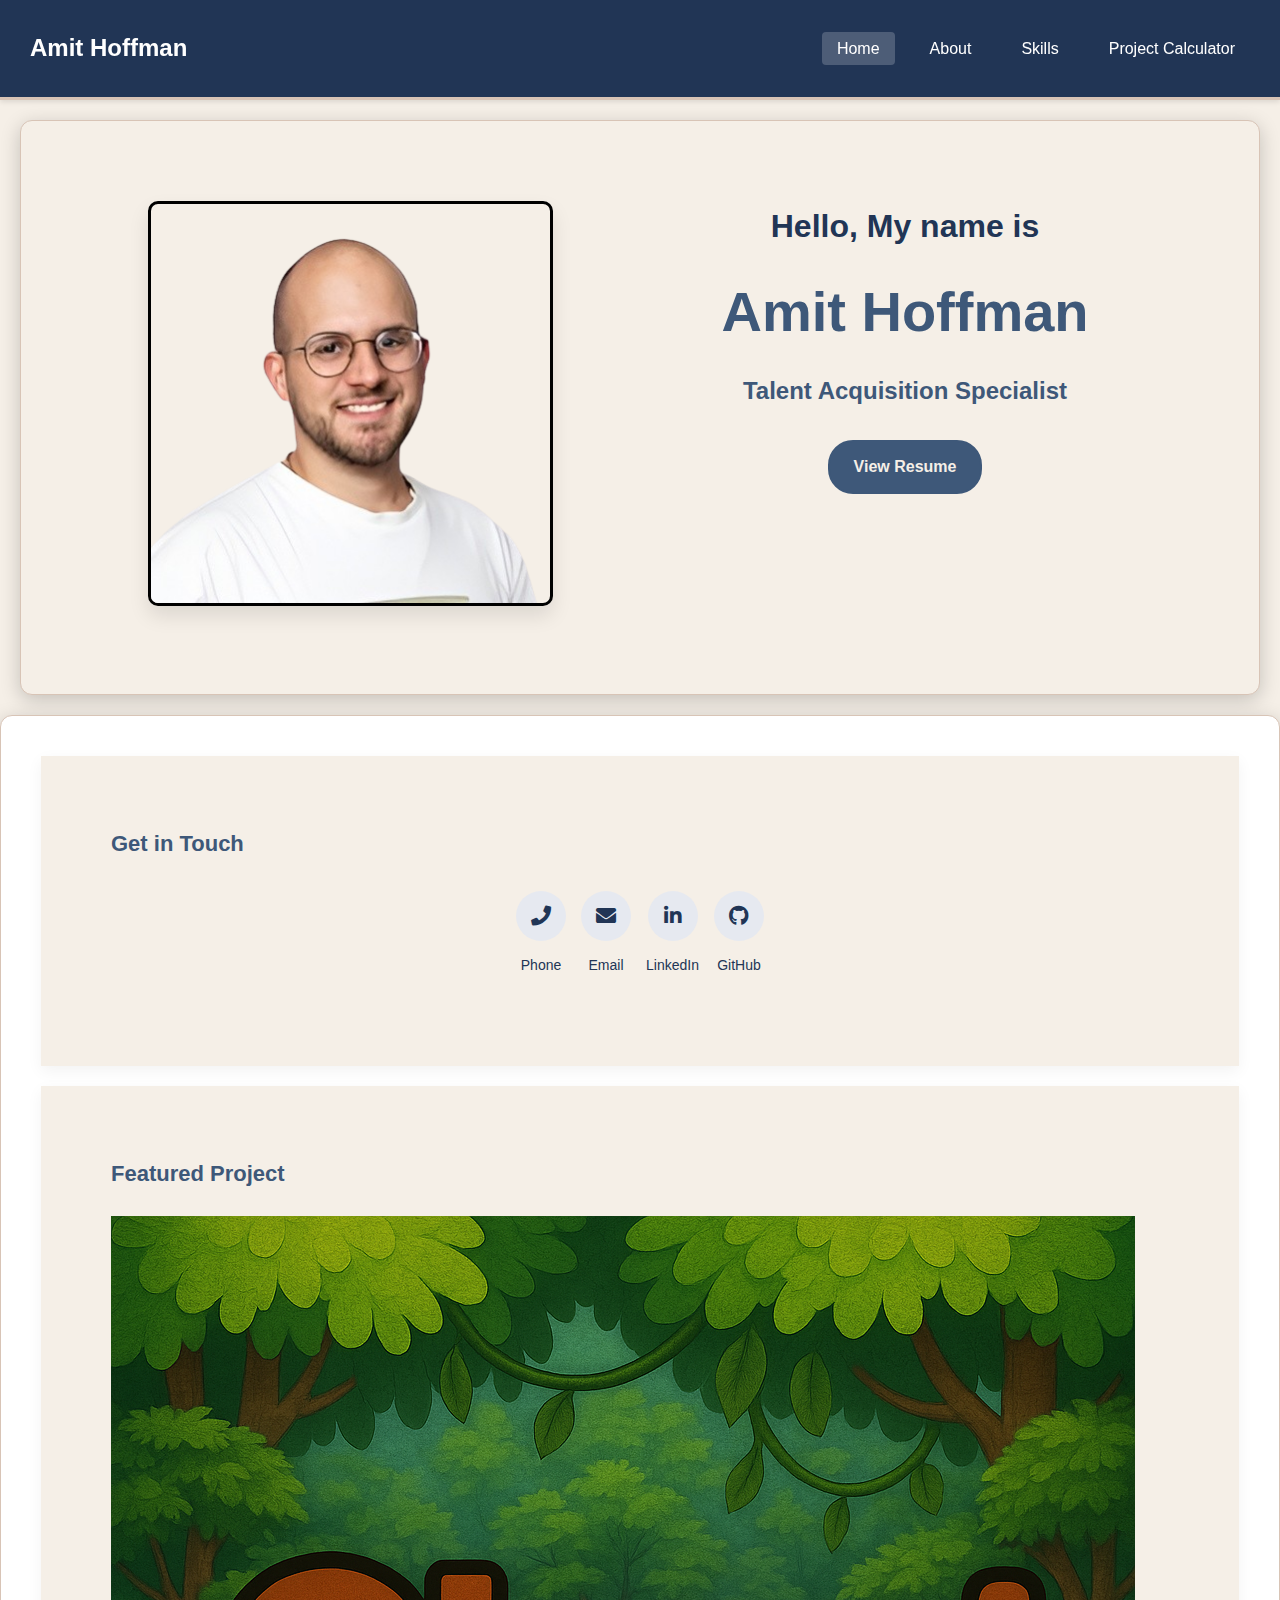
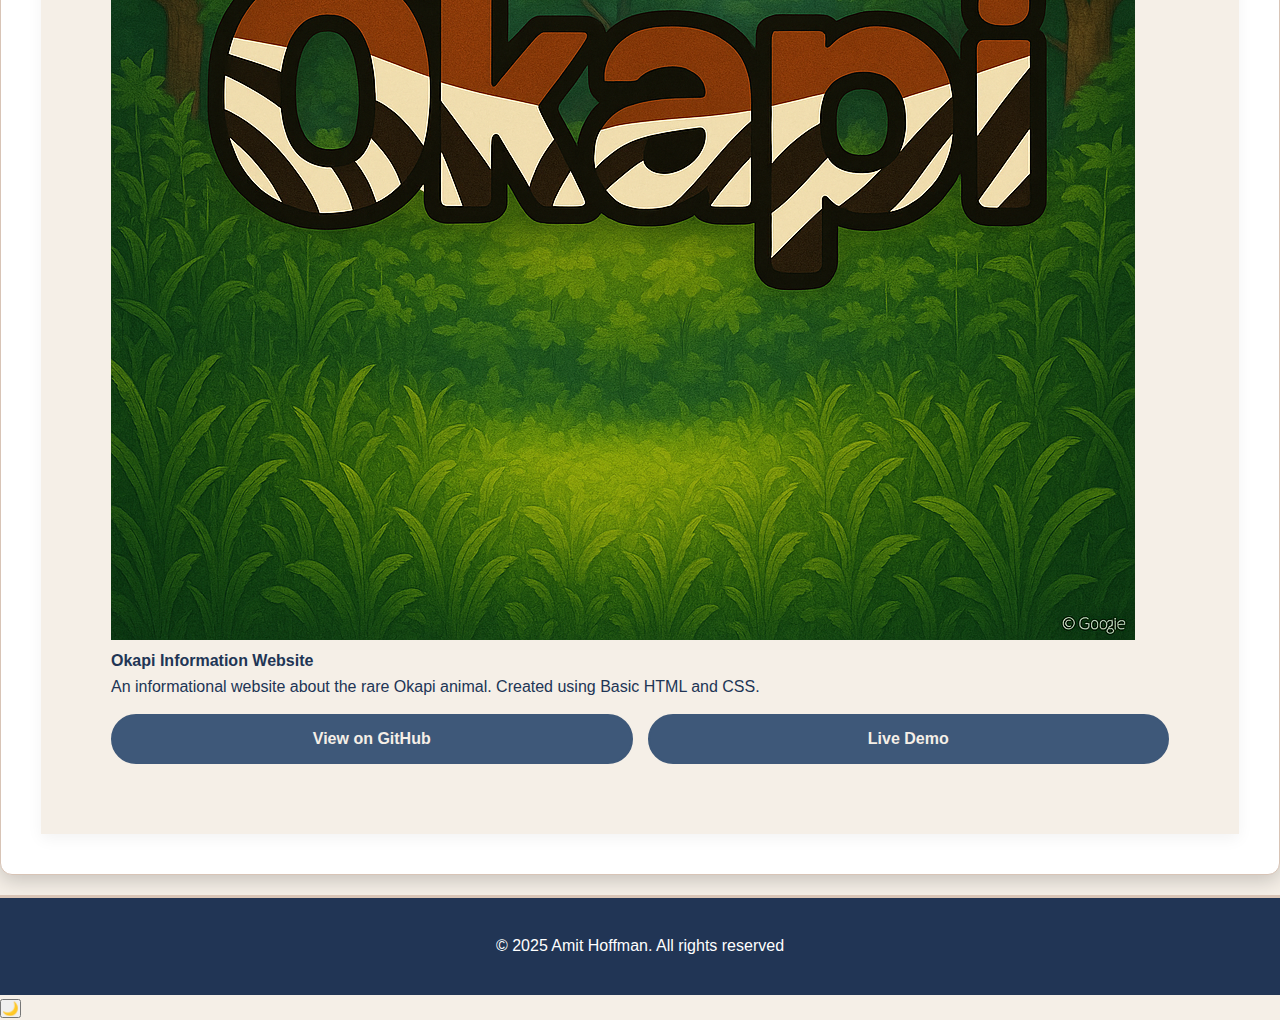
<file: index.html>
<!DOCTYPE html>
<html lang="en">
<head>
  <meta charset="UTF-8" />
  <meta name="viewport" content="width=device-width, initial-scale=1.0" />
  <title>Amit Hoffman - Portfolio</title>
  <link rel="stylesheet" href="assets/style/global.css">
  <link rel="stylesheet" href="assets/style/home.css">
  <link rel="stylesheet" href="https://cdnjs.cloudflare.com/ajax/libs/font-awesome/5.15.4/css/all.min.css">
</head>
<body class="home">
  <header>
    <nav id="navbar">
      <div class="logo">Amit Hoffman</div>
      <div class="hamburger-menu" id="hamburger-menu">
        <i class="fas fa-bars" data-visible="true" id="hamburger-icon"></i>
        <i class="fas fa-times" data-visible="false" id="close-icon"></i>
    </div>
      <ul class="nav-links" data-visible="false">
          <li><a href="index.html" class="active">Home</a></li>
          <li><a href="about.html">About</a></li>
          <li><a href="skills.html">Skills</a></li>
          <li><a href="project-calculator.html">Project Calculator</a></li>
      </ul>
  </nav>
</div>
</header>
  <main>
    <section class="hero">
      <div class="hero-content container">
          <div class="content">
              <div class="info">
                  <h1>Hello, My name is</h1>
                  <h2>Amit Hoffman</h2>
                  <h6>Talent Acquisition Specialist</h6>
                  <a href="assets/Resume - Amit Hoffman Talent Acquisition.pdf" target="_blank" class="btn">View Resume</a>
              </div>
          </div>
          
          <div class="person-img">
              <img src="assets/imgs/Me.png" alt="Profile picture">
          </div>
      </div>
  </section>

  <section class="call-to-action container">
    <div class="contact-info">
        <h3>Get in Touch</h3>
        <div class="contact-icons">
            <div class="contact-icon">
                <a href="tel:+972503000184">
                    <i class="fas fa-phone"></i>
                    <span>Phone</span>
                </a>
            </div>
            <div class="contact-icon">
                <a href="mailto:Amithoffman56@gmail.com">
                    <i class="fas fa-envelope"></i>
                    <span>Email</span>
                </a>
            </div>
            <div class="contact-icon">
                <a href="https://www.linkedin.com/in/amit-hoffman" target="_blank">
                    <i class="fab fa-linkedin-in"></i>
                    <span>LinkedIn</span>
                </a>
            </div>
            <div class="contact-icon">
                <a href="https://github.com/TrollingHoffman" target="_blank">
                    <i class="fab fa-github"></i>
                    <span>GitHub</span>
                </a>
            </div>
        </div>
    </div>
    
    <div class="featured-project">
      <h3>Featured Project</h3>
      <img src="assets/imgs/Okapi.png" alt="Screenshot of Okapi Information Website">
      <h4>Okapi Information Website</h4>
      <p>An informational website about the rare Okapi animal. Created using Basic HTML and CSS.</p>
      <div class="project-buttons">
          <a href="https://github.com/TrollingHoffman/OkapiProject" target="_blank" class="btn">View on GitHub</a>
          <a href="https://trollinghoffman.github.io/OkapiProject/" target="_blank" class="btn">Live Demo</a>
      </div>
  </div>
</section>

  </main>
  <footer>
    <p>© 2025 Amit Hoffman. All rights reserved</p>
  </footer>
  
  <script src="services/global.js"></script>
</body>
</html>
</file>
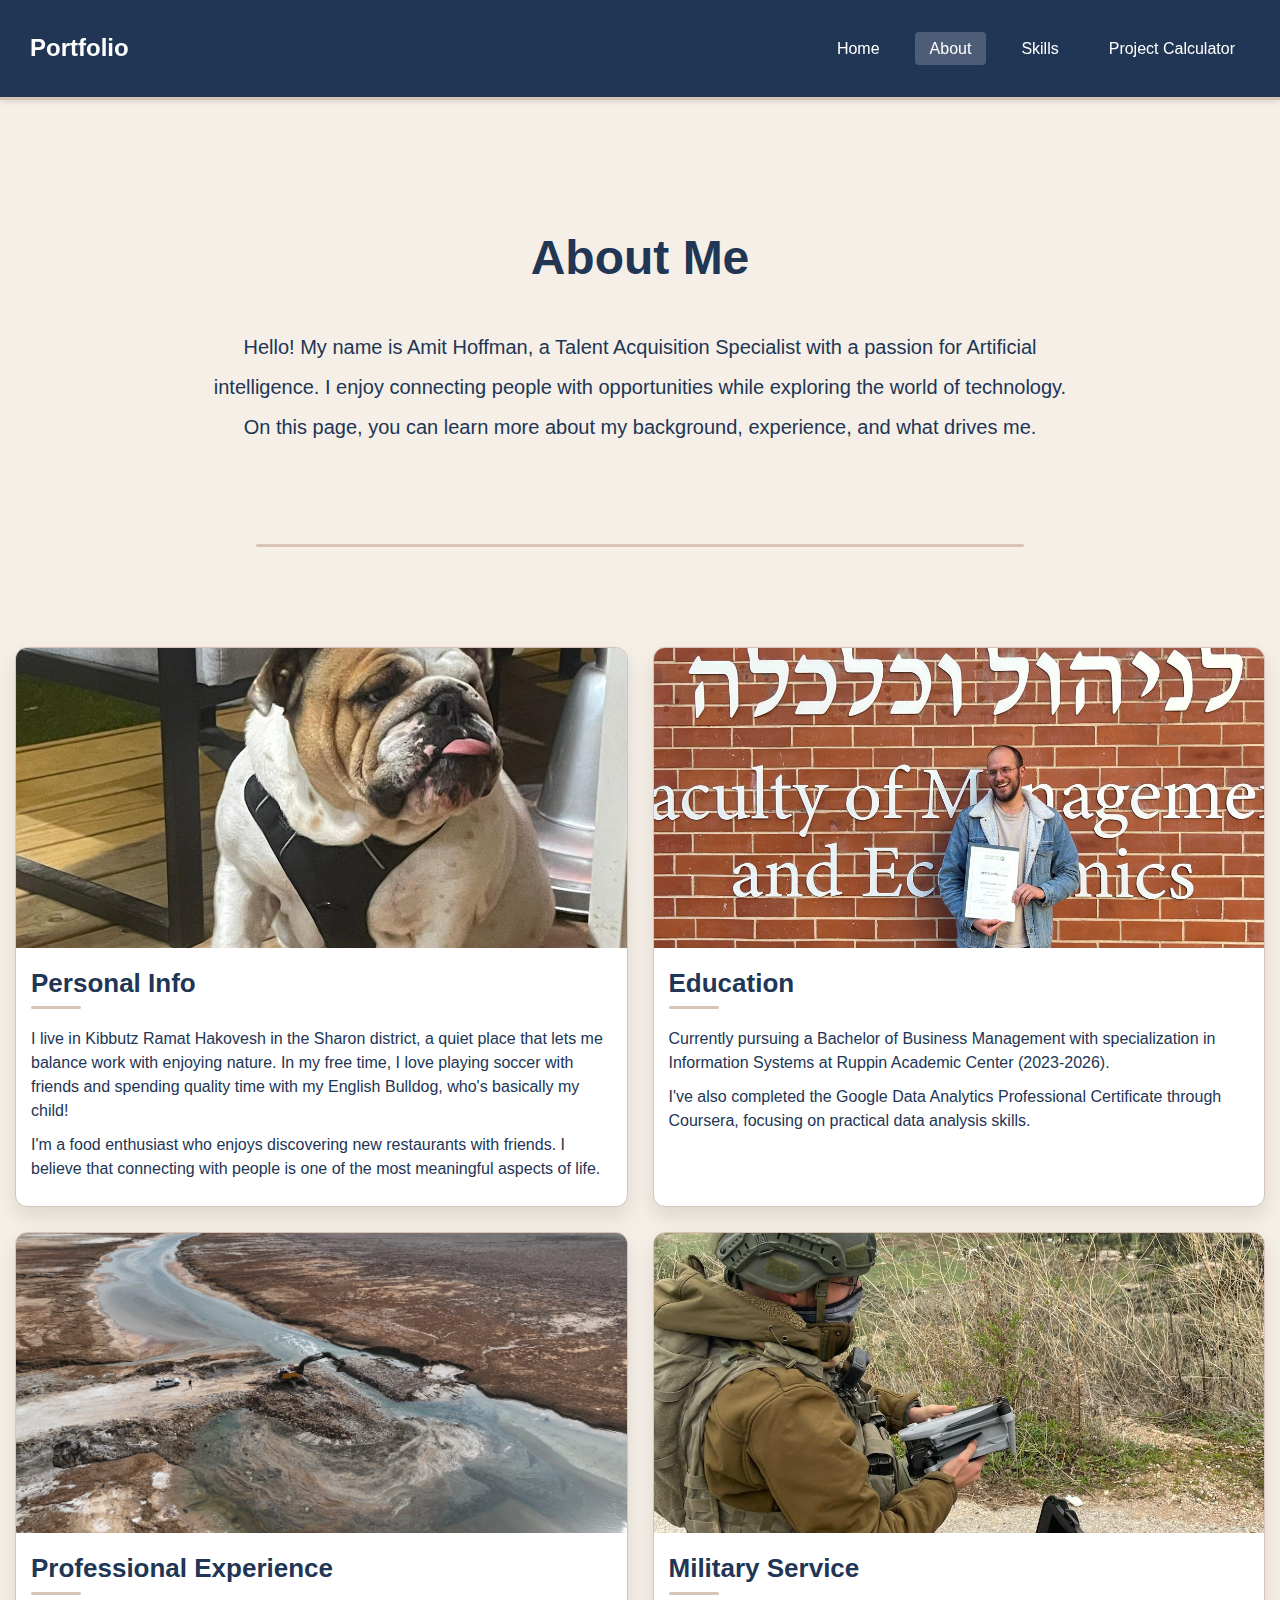
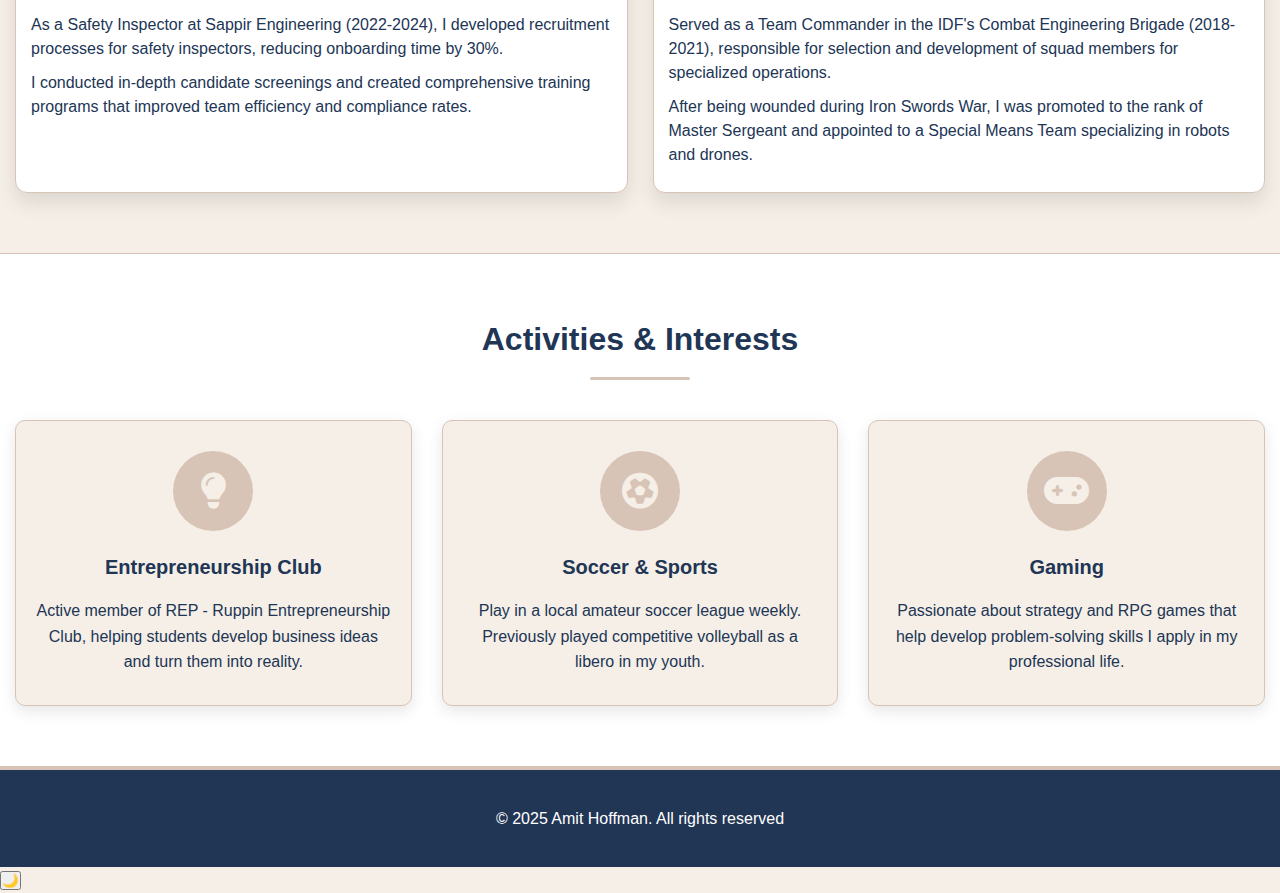
<file: about.html>
<!DOCTYPE html>
<html lang="en">
<head>
  <meta charset="UTF-8">
  <meta name="viewport" content="width=device-width, initial-scale=1.0">
  <title>About Me | Amit Hoffman</title>
  <link rel="stylesheet" href="assets/style/global.css">
  <link rel="stylesheet" href="assets/style/about.css">
  <link rel="stylesheet" href="https://cdnjs.cloudflare.com/ajax/libs/font-awesome/6.6.0/css/all.min.css">
</head>
<body class="about">
  <header>
    <nav id="navbar">
      <div class="logo">Portfolio</div>
      <div class="hamburger-menu" id="hamburger-menu">
        <i class="fas fa-bars" data-visible="true" id="hamburger-icon"></i>
        <i class="fas fa-times" data-visible="false" id="close-icon"></i>
    </div>
      <ul class="nav-links" id="nav-links" data-visible="false">
        <li><a href="index.html">Home</a></li>
        <li><a href="about.html" class="active">About</a></li>
        <li><a href="skills.html">Skills</a></li>
        <li><a href="project-calculator.html">Project Calculator</a></li>
      </ul>
    </nav>
  </header>


    <main>
      <section class="about-hero">
        <div class="section-container">
          <h1 class="page-title">About Me</h1>
          <p class="intro-text">
            Hello! My name is Amit Hoffman, a Talent Acquisition Specialist with a passion for Artificial intelligence. I enjoy connecting people with opportunities while exploring the world of technology. On this page, you can learn more about my background, experience, and what drives me.
          </p>
        </div>
      </section>
  
      <section class="about-cards-section">
        <div class="section-container">
          <div class="about-grid">
            <div class="about-card">
              <div class="card-image">
                <img src="assets/imgs/Kelly.jpg" alt="Amit with his English bulldog">
              </div>
              <div class="card-content">
                <h2>Personal Info</h2>
                <p>
                  I live in Kibbutz Ramat Hakovesh in the Sharon district, a quiet place that lets me balance work with enjoying nature. In my free time, I love playing soccer with friends and spending quality time with my English Bulldog, who's basically my child!
                </p>
                <p>
                  I'm a food enthusiast who enjoys discovering new restaurants with friends. I believe that connecting with people is one of the most meaningful aspects of life.
                </p>
              </div>
            </div>
  
            
            <div class="about-card">
              <div class="card-image">
                <img src="assets/imgs/Eduction.jpg" alt="Education and learning">
              </div>
              <div class="card-content">
                <h2>Education</h2>
                <p>
                  Currently pursuing a Bachelor of Business Management with specialization in Information Systems at Ruppin Academic Center (2023-2026).
                </p>
                <p>
                  I've also completed the Google Data Analytics Professional Certificate through Coursera, focusing on practical data analysis skills.
                </p>
              </div>
            </div>
  
          
            <div class="about-card">
              <div class="card-image">
                <img src="assets/imgs/professional.jpg" alt="Professional experience">
              </div>
              <div class="card-content">
                <h2>Professional Experience</h2>
                <p>
                  As a Safety Inspector at Sappir Engineering (2022-2024), I developed recruitment processes for safety inspectors, reducing onboarding time by 30%.
                </p>
                <p>
                  I conducted in-depth candidate screenings and created comprehensive training programs that improved team efficiency and compliance rates.
                </p>
              </div>
            </div>
  
            <!-- Military Service Card -->
            <div class="about-card">
              <div class="card-image">
                <img src="assets/imgs/military.jpg" alt="Military service">
              </div>
              <div class="card-content">
                <h2>Military Service</h2>
                <p>
                  Served as a Team Commander in the IDF's Combat Engineering Brigade (2018-2021), responsible for selection and development of squad members for specialized operations.
                </p>
                <p>
                  After being wounded during Iron Swords War, I was promoted to the rank of Master Sergeant and appointed to a Special Means Team specializing in robots and drones.
                </p>
              </div>
            </div>
          </div>
        </div>
      </section>
  
      <section class="activities-section alt-bg">
        <div class="section-container">
          <h2 class="section-title">Activities & Interests</h2>
          <div class="activities-grid">
            <div class="activity-card">
              <div class="activity-icon">
                <i class="fas fa-lightbulb"></i>
              </div>
              <h3>Entrepreneurship Club</h3>
              <p>Active member of REP - Ruppin Entrepreneurship Club, helping students develop business ideas and turn them into reality.</p>
            </div>
            <div class="activity-card">
              <div class="activity-icon">
                <i class="fas fa-futbol"></i>
              </div>
              <h3>Soccer & Sports</h3>
              <p>Play in a local amateur soccer league weekly. Previously played competitive volleyball as a libero in my youth.</p>
            </div>
            <div class="activity-card">
              <div class="activity-icon">
                <i class="fas fa-gamepad"></i>
              </div>
              <h3>Gaming</h3>
              <p>Passionate about strategy and RPG games that help develop problem-solving skills I apply in my professional life.</p>
            </div>
          </div>
        </div>
      </section>
    </main>
  
    <footer>
      <p>© 2025 Amit Hoffman. All rights reserved</p>
    </footer>

  <script src="services/global.js"></script>
</body>
</html>
</file>
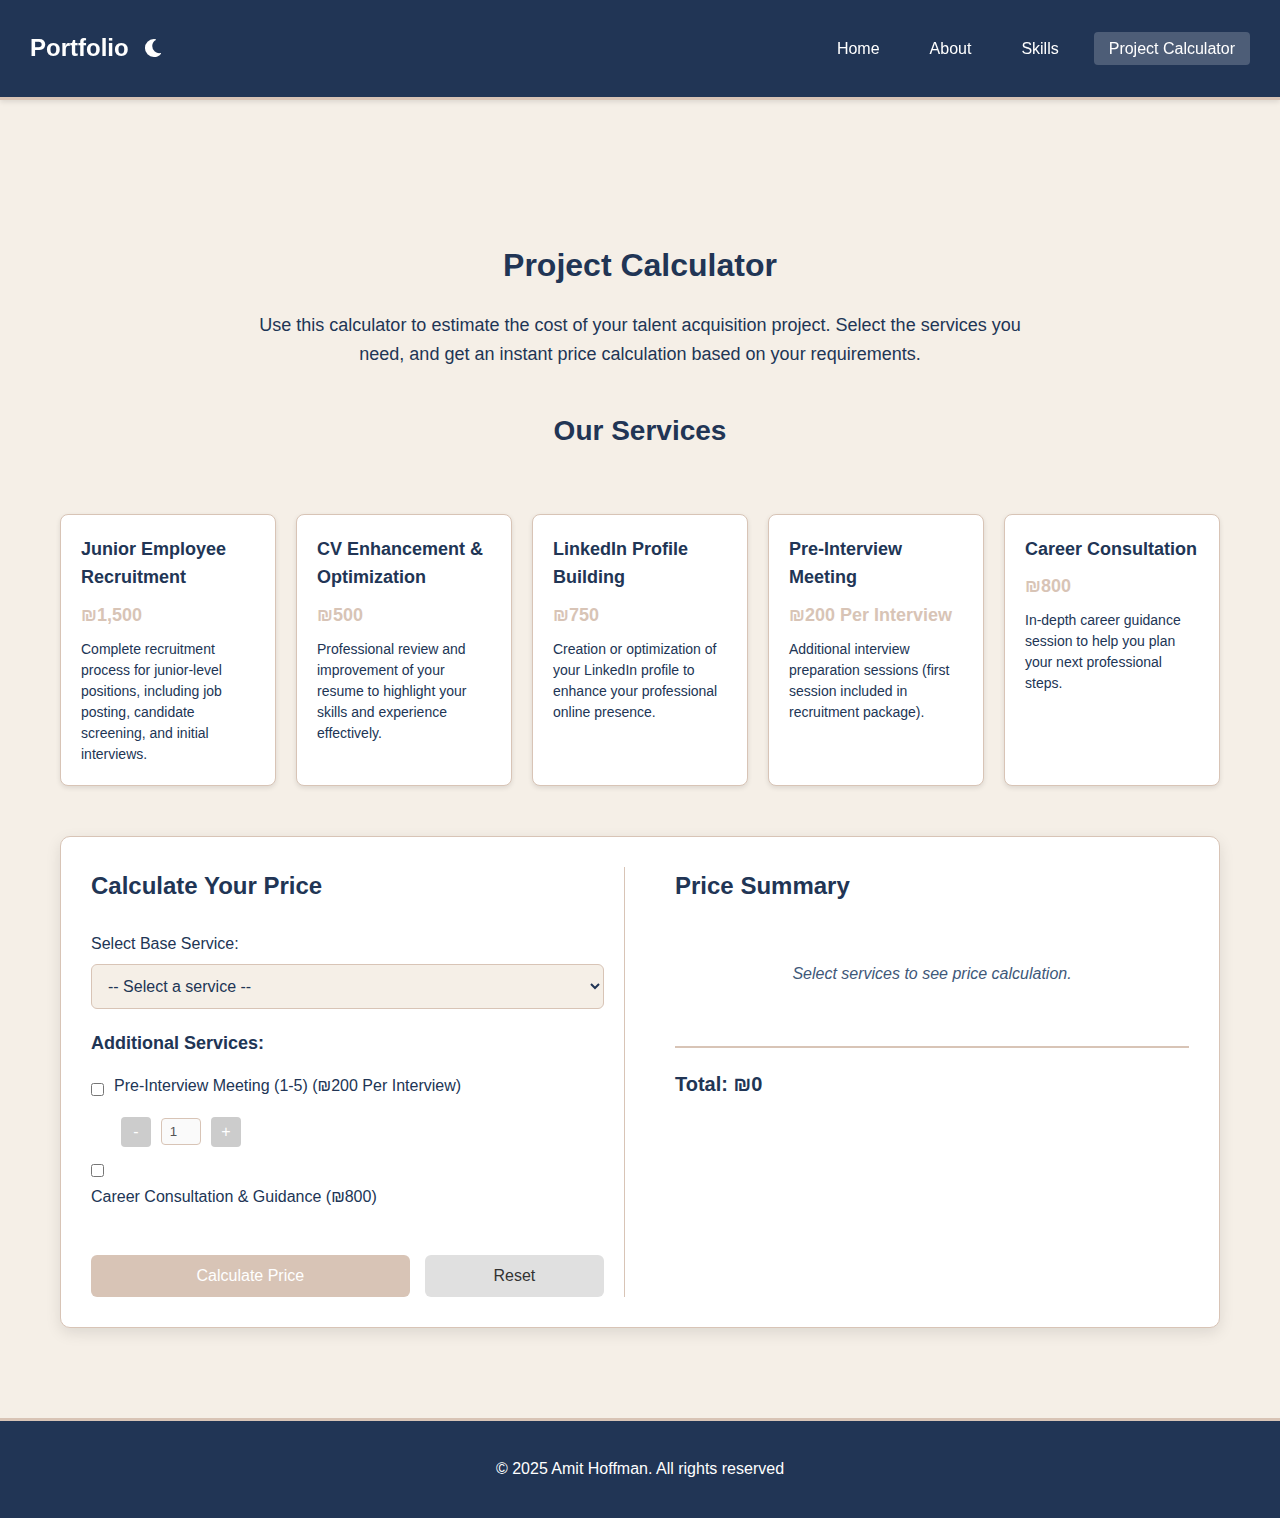
<file: project-calculator.html>
<!DOCTYPE html>
<html lang="en">
<head>
  <meta charset="UTF-8">
  <meta name="viewport" content="width=device-width, initial-scale=1.0">
  <title>Project Calculator | Portfolio</title>
  <link rel="stylesheet" href="assets/style/global.css">
  <link rel="stylesheet" href="assets/style/calcualtor.css">
  <link rel="stylesheet" href="https://cdnjs.cloudflare.com/ajax/libs/font-awesome/5.15.4/css/all.min.css">
</head>
<body>
  <header>
    <nav id="navbar">
      <div class="nav-left">
        <div class="logo">Portfolio</div>
        <button id="dark-mode-toggle" class="dark-mode-toggle">
          <i class="fas fa-moon"></i>
        </button>
      </div>
      <div class="hamburger-menu" id="hamburger-menu">
        <i class="fas fa-bars" data-visible="true" id="hamburger-icon"></i>
        <i class="fas fa-times" data-visible="false" id="close-icon"></i>
      </div>
      <ul class="nav-links" data-visible="false">
        <li><a href="index.html">Home</a></li>
        <li><a href="about.html">About</a></li>
        <li><a href="skills.html">Skills</a></li>
        <li><a href="project-calculator.html" class="active">Project Calculator</a></li>
      </ul>
    </nav>
  </header>

  <main>
    <div class="container">
      <h1>Project Calculator</h1>
      <p class="intro-text">
        Use this calculator to estimate the cost of your talent acquisition project. Select the services you need, and get an instant price calculation based on your requirements.
      </p>
      
      <div class="service-descriptions">
        <h2>Our Services</h2>
        <div class="service-items-row">
          <div class="service-item">
            <h3>Junior Employee Recruitment</h3>
            <p class="service-price">₪1,500</p>
            <p>Complete recruitment process for junior-level positions, including job posting, candidate screening, and initial interviews.</p>
          </div>
          
          <div class="service-item">
            <h3>CV Enhancement & Optimization</h3>
            <p class="service-price">₪500</p>
            <p>Professional review and improvement of your resume to highlight your skills and experience effectively.</p>
          </div>
          
          <div class="service-item">
            <h3>LinkedIn Profile Building</h3>
            <p class="service-price">₪750</p>
            <p>Creation or optimization of your LinkedIn profile to enhance your professional online presence.</p>
          </div>
          
          <div class="service-item">
            <h3>Pre-Interview Meeting </h3>
            <p class="service-price">₪200 Per Interview</p>
            <p>Additional interview preparation sessions (first session included in recruitment package).</p>
          </div>
          
          <div class="service-item">
            <h3>Career Consultation</h3>
            <p class="service-price">₪800</p>
            <p>In-depth career guidance session to help you plan your next professional steps.</p>
          </div>
        </div>
      </div>
      
      <div class="calculator-box">
        <div class="calculator-form">
          <h2>Calculate Your Price</h2>
          <div class="form-group">
            <label for="basic-service">Select Base Service:</label>
            <select id="basic-service" class="form-control">
              <option value="">-- Select a service --</option>
              <option value="junior-recruitment" data-price="1500">Junior Employee Recruitment (₪1,500)</option>
              <option value="cv-enhancement" data-price="500">CV Enhancement & Optimization (₪500)</option>
              <option value="linkedin-profile" data-price="750">LinkedIn Profile Building & Branding (₪750)</option>
            </select>
          </div>
          
          <div class="form-group">
            <h3>Additional Services:</h3>
            
            <div class="checkbox-option">
              <div class="checkbox-with-counter">
                <input type="checkbox" id="additional-interview" data-price="200">
                <label for="additional-interview">Pre-Interview Meeting (1-5) (₪200 Per Interview)</label>
              </div>
              <div class="interview-counter" id="interview-counter">
                <button type="button" id="decrease-interview" class="counter-btn" disabled>-</button>
                <input type="number" id="interview-count" min="1" max="5" value="1" disabled>
                <button type="button" id="increase-interview" class="counter-btn" disabled>+</button>
              </div>
            </div>
            
            <div class="checkbox-option">
              <input type="checkbox" id="career-consultation" data-price="800">
              <label for="career-consultation">Career Consultation & Guidance (₪800)</label>
            </div>
          </div>
          
          <div class="calculator-buttons">
            <button id="calculate-btn" class="btn btn-primary">Calculate Price</button>
            <button id="reset-btn" class="btn btn-secondary">Reset</button>
          </div>
        </div>
        
        <div class="calculator-result">
          <h2>Price Summary</h2>
          <div id="result-summary">
            <p class="empty-message">Select services to see price calculation.</p>
          </div>
          
          <div class="total-price">
            <p>Total: <span id="total-price">₪0</span></p>
          </div>
        </div>
      </div>
    </div>
  </main>

  <footer>
    <p>© 2025 Amit Hoffman. All rights reserved</p>
  </footer>

  <script src="services/global.js"></script>
  <script src="services/calculator.js"></script>
</body>
</html>
</file>
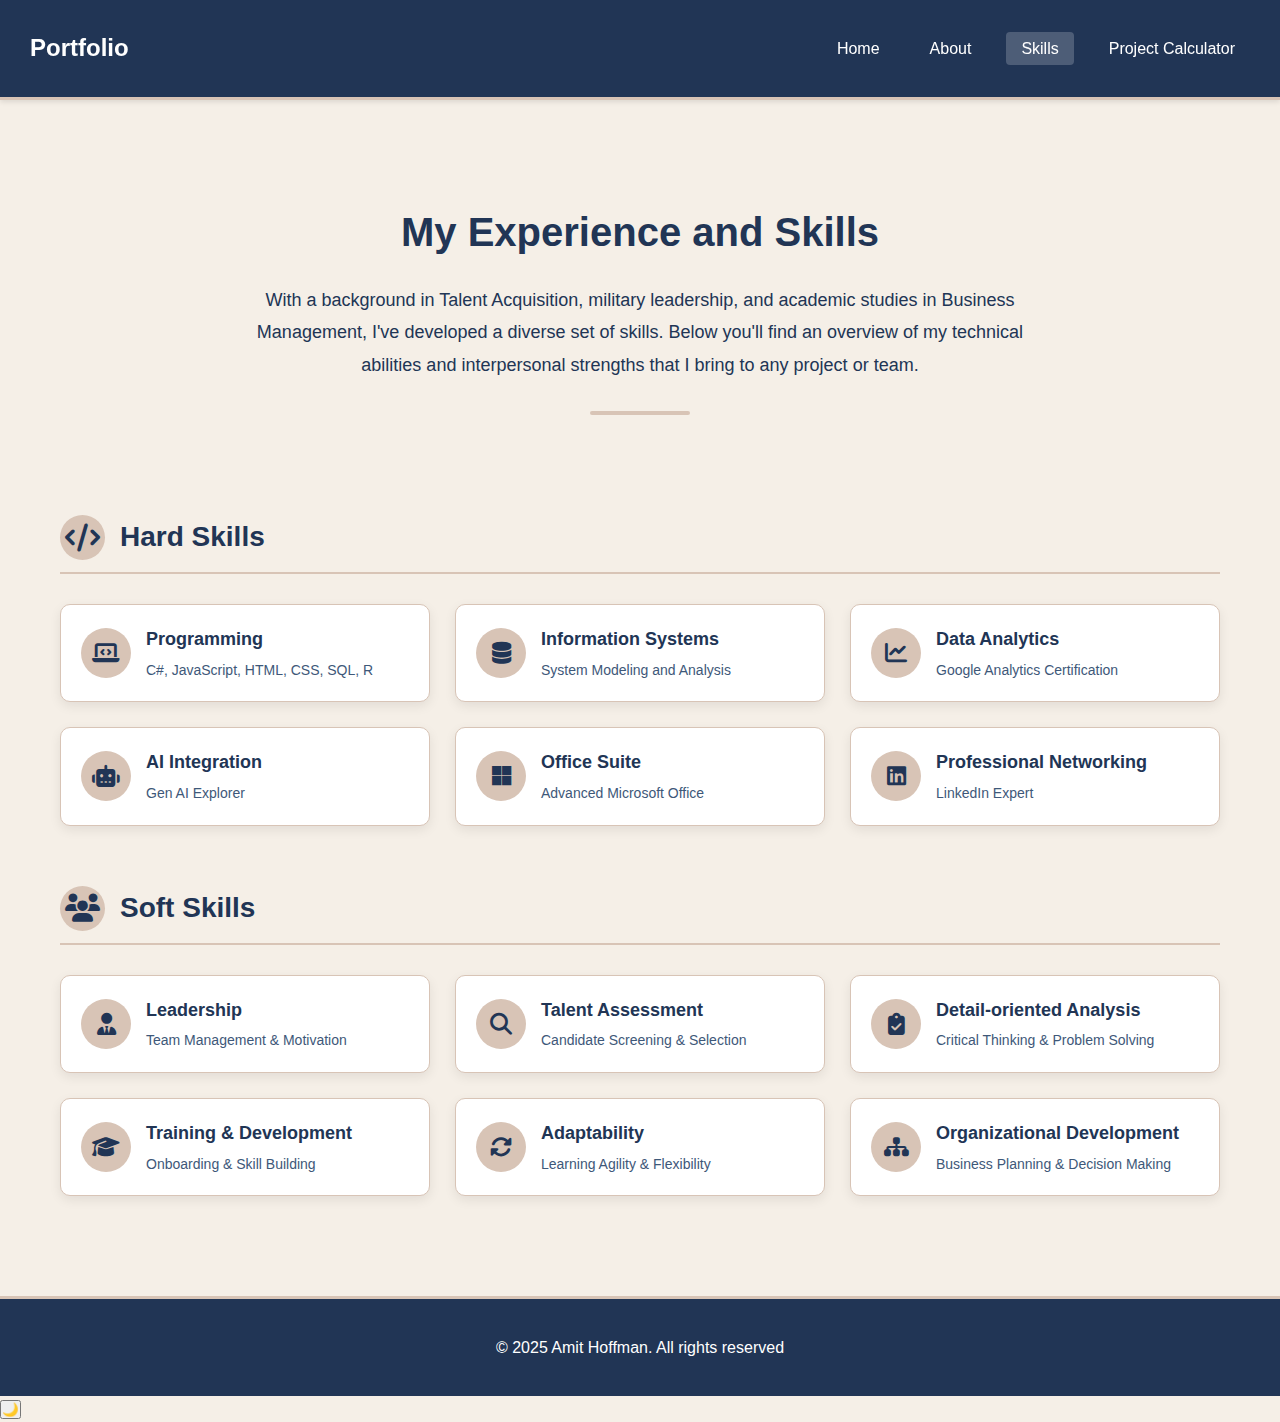
<file: skills.html>
<!DOCTYPE html>
<html lang="en">
<head>
  <meta charset="UTF-8">
  <meta name="viewport" content="width=device-width, initial-scale=1.0">
  <title>Skills | Talent Acquisition Portfolio</title>
  <link rel="stylesheet" href="assets/style/global.css">
  <link rel="stylesheet" href="assets/style/skills.css">
  <link rel="stylesheet" href="https://cdnjs.cloudflare.com/ajax/libs/font-awesome/6.6.0/css/all.min.css">
</head>
<body class="skills">
  <header>
    <nav id="navbar">
      <div class="logo">Portfolio</div>
      <div class="hamburger-menu" id="hamburger-menu">
        <i class="fas fa-bars" data-visible="true" id="hamburger-icon"></i>
        <i class="fas fa-times" data-visible="false" id="close-icon"></i>
    </div>
      <ul class="nav-links" id="nav-links" data-visible="false">
        <li><a href="index.html">Home</a></li>
        <li><a href="about.html">About</a></li>
        <li><a href="skills.html" class="active">Skills</a></li>
        <li><a href="project-calculator.html">Project Calculator</a></li>
      </ul>
    </nav>
  </header>

  <main>
    <section class="intro-section">
      <div class="container">
        <h1>My Experience and Skills</h1>
        <p class="intro-text">
          With a background in Talent Acquisition, military leadership, and academic studies in Business Management, I've developed a diverse set of skills. Below you'll find an overview of my technical abilities and interpersonal strengths that I bring to any project or team.
        </p>
      </div>
    </section>

    <section class="skills-section">
      <div class="container">
        <div class="skills-group">
          <h2 class="skills-category">
            <i class="fas fa-code"></i>
            Hard Skills
          </h2>
          
          <div class="skills-list">
            <div class="skill-card">
              <div class="skill-icon">
                <i class="fas fa-laptop-code"></i>
              </div>
              <div class="skill-content">
                <h3>Programming</h3>
                <p>C#, JavaScript, HTML, CSS, SQL, R</p>
              </div>
            </div>
            
            <div class="skill-card">
              <div class="skill-icon">
                <i class="fas fa-database"></i>
              </div>
              <div class="skill-content">
                <h3>Information Systems</h3>
                <p>System Modeling and Analysis</p>
              </div>
            </div>
            
            <div class="skill-card">
              <div class="skill-icon">
                <i class="fas fa-chart-line"></i>
              </div>
              <div class="skill-content">
                <h3>Data Analytics</h3>
                <p>Google Analytics Certification</p>
              </div>
            </div>
            
            <div class="skill-card">
              <div class="skill-icon">
                <i class="fas fa-robot"></i>
              </div>
              <div class="skill-content">
                <h3>AI Integration</h3>
                <p>Gen AI Explorer</p>
              </div>
            </div>
            
            <div class="skill-card">
              <div class="skill-icon">
                <i class="fab fa-microsoft"></i>
              </div>
              <div class="skill-content">
                <h3>Office Suite</h3>
                <p>Advanced Microsoft Office</p>
              </div>
            </div>
            
            <div class="skill-card">
              <div class="skill-icon">
                <i class="fab fa-linkedin"></i>
              </div>
              <div class="skill-content">
                <h3>Professional Networking</h3>
                <p>LinkedIn Expert</p>
              </div>
            </div>
          </div>
        </div>
        
        <div class="skills-group">
          <h2 class="skills-category">
            <i class="fas fa-users"></i>
            Soft Skills
          </h2>
          
          <div class="skills-list">
            <div class="skill-card">
              <div class="skill-icon">
                <i class="fas fa-user-tie"></i>
              </div>
              <div class="skill-content">
                <h3>Leadership</h3>
                <p>Team Management & Motivation</p>
              </div>
            </div>
            
            <div class="skill-card">
              <div class="skill-icon">
                <i class="fas fa-search"></i>
              </div>
              <div class="skill-content">
                <h3>Talent Assessment</h3>
                <p>Candidate Screening & Selection</p>
              </div>
            </div>
            
            <div class="skill-card">
              <div class="skill-icon">
                <i class="fas fa-clipboard-check"></i>
              </div>
              <div class="skill-content">
                <h3>Detail-oriented Analysis</h3>
                <p>Critical Thinking & Problem Solving</p>
              </div>
            </div>
            
            <div class="skill-card">
              <div class="skill-icon">
                <i class="fas fa-graduation-cap"></i>
              </div>
              <div class="skill-content">
                <h3>Training & Development</h3>
                <p>Onboarding & Skill Building</p>
              </div>
            </div>
            
            <div class="skill-card">
              <div class="skill-icon">
                <i class="fas fa-sync-alt"></i>
              </div>
              <div class="skill-content">
                <h3>Adaptability</h3>
                <p>Learning Agility & Flexibility</p>
              </div>
            </div>
            
            <div class="skill-card">
              <div class="skill-icon">
                <i class="fas fa-sitemap"></i>
              </div>
              <div class="skill-content">
                <h3>Organizational Development</h3>
                <p>Business Planning & Decision Making</p>
              </div>
            </div>
          </div>
        </div>
      </div>
    </section>
  </main>

  <footer>
    <p>© 2025 Amit Hoffman. All rights reserved</p>
  </footer>

  <script src="services/global.js"></script>
</body>
</html>
</file>
<file: assets/style/global.css>
@import url(./variables.css);

*
{
    margin: 0;
    padding: 0;
    box-sizing: border-box;
}

body {
    font-family: 'Segoe UI', Tahoma, Geneva, Verdana, sans-serif;
    line-height: 1.6;
    color: var(--text-color);
    background-color: var(--background-color);
    transition: background-color 0.3s ease;
}

a {
    text-decoration: none;
    color: var(--primary-color);
}

.container {
    width: 100%;
    max-width: 1400px;
    margin: 0 auto;
    padding: 0 15px;
}



header {
    background-color: var(--header-background);
    box-shadow: 0 2px 5px rgba(0, 0, 0, 0.1);
    position: fixed;
    width: 100%;
    top: 0;
    z-index: 1000;
    height: 100px;
    border-bottom: 3px solid var(--accent-color);
}

nav {
    display: flex;
    justify-content: space-between;
    align-items: center;
    height: 100%;
    padding: 0 30px;
}
  
.nav-left {
    display: flex;
    align-items: center;
    gap: 15px;
}
  
.logo {
    font-size: 24px;
    font-weight: bold;
    color: white;
}
  
.nav-left .dark-mode-toggle {
    background: none;
    border: none;
    color: white;
    font-size: 18px;
    cursor: pointer;
    display: flex;
    align-items: center;
    justify-content: center;
    transition: transform 0.3s ease;
    position: static;
    width: auto;
    height: auto;
    border-radius: 0;
}
  
.nav-left .dark-mode-toggle:hover {
    transform: translateY(-2px);
    box-shadow: none;
}
  
body.dark-mode .dark-mode-toggle i.fas.fa-moon {
    display: none;
}
  
body.dark-mode .dark-mode-toggle i.fas.fa-sun {
    display: inline-block;
}
  
body:not(.dark-mode) .dark-mode-toggle i.fas.fa-moon {
    display: inline-block;
}
  
body:not(.dark-mode) .dark-mode-toggle i.fas.fa-sun {
    display: none;
}

.nav-links {
    display: flex;
    list-style: none;
}

.nav-links li {
    margin-left: 20px;
}

.nav-links a {
    color: white;
    font-weight: 500;
    padding: 8px 15px;
    border-radius: 4px;
    transition: background-color 0.3s;
}

.nav-links a.active
{
    background-color: rgba(255, 255, 255, 0.2);
}

.hamburger-menu {
    display: none;
    cursor: pointer;
    color: white;
    font-size: 24px;
}

.hamburger-menu i {
    display: block;   
}

.hamburger-menu i[data-visible="false"] {
    display: none;
}

main {
    padding-top: 120px;
}

footer {
    background-color: var(--footer-background);
    color: white;
    text-align: center;
    padding: 30px;
    height: 100px;
    display: flex;
    align-items: center;
    justify-content: center;
    border-top: 3px solid var(--accent-color);
}

body.dark-mode{
    --background-color: #121212;
    --card-background:#1e1e1e;
    --section-border:#00b8a9;
    --text-color:#ffffff;
    --accent-color:#00d9c7;
    --light-color:#ffffff;
}

body.dark-mode .info h1,
body.dark-mode .info h2,
body.dark-mode h6,
body.dark-mode p,
body.dark-mode .featured-project h4,
body.dark-mode .featured-project h3,
body.dark-mode .contact-info h3 {
    color: #ffffff;
}

.dark-mode-toggle.floating {
    position: fixed;
    bottom: 20px;
    right: 20px;
    background-color: var(--accent-color);
    color: var(--primary-color);
    border: none;
    border-radius: 50%;
    width: 50px;
    height: 50px;
    cursor: pointer;
    display: flex;
    align-items: center;
    justify-content: center;
    z-index: 999;
    font-size: 24px;
}

.dark-mode-toggle.floating:hover {
    transform: translateY(-3px);
    box-shadow: 0 4px 15px rgba(0, 0, 0, 0.3);
}

.btn {
    display: inline-block;
    background-color: var(--button-background);
    color:var(--button-text);
    padding: 12px 24px;
    border-radius: 25px;
    transition: all 0.3s;
    margin-top: 15px;
    border: 2px solid var(--button-background);
    cursor: pointer;
    font-weight: 600;
}

.btn:hover {
    background-color: transparent;
    color: var(--button-background);
    transform: translateY(-2px);
}

@media (max-width: 767px) {
    .hamburger-menu {
        display: block;
    } 
    
    .nav-links {
        position: fixed;
        background-color: var(--header-background);
        top: 100px;
        right: 0;
        width: 100%;
        flex-direction: column;
        align-items: center;
        transform: translateY(-150%);
        transition: transform 0.3s ease;
        box-shadow: 0 2px 5px rgba(0, 0, 0, 0.1);
    }
    
    .nav-links[data-visible="true"] {
        transform: translateY(0);
    }
    
    .nav-links li {
        margin: 15px 0;
    }
    
    .call-to-action {
        flex-direction: column;
    }

    .nav-links a {
        color: white;
        font-weight: 500;
        padding: 12px 20px;
        border-radius: 4px;
        transition: all 0.3s;
        font-size: 18px;
        display: block;
    }
}

@media (min-width: 768px) and (max-width: 991px) {
    .hero-content {
        flex-direction: column;
    }
}

@media (min-width: 992px) {  
    .hero-section {
        padding: 5rem 0;
    }
}

@media (min-width: 1200px) { 
    .container {
        max-width: 1400px;
    }
}
</file>
<file: assets/style/home.css>
.hero {
    padding: 70px 0;
    background-color: var(--background-color);
    border: 1px solid var(--border-color);
    border-radius: 12px;
    margin-bottom: 20px;
    margin-left: 20px;
    margin-right: 20px;
    display: flex;
    align-items: center;
    box-shadow: 0 5px 20px rgba(0, 0, 0, 0.2);
}

.hero-content {
    display: flex;
    flex-direction: row-reverse;
    text-align: center;
    justify-content: center;
    gap: 30px;
    min-height: 400px;
    width: 100%;
    padding: 0 20px
}

.content {
    flex: 1;
    width: 100%;
    text-align: center;
    max-width: 500px;
}

.info h1 {
    font-size: 24px;
    color: var(--primary-color);
    margin-bottom: 10px;
}

.info h2 {
    font-size: 36px;
    margin: 15px;
    color: var(--secondary-color);
}

.info h6 {
    font-size: 18px;
    color: var(--secondary-color);
    margin-bottom: 15px;
}

.person-img {
    flex: 1;
    text-align: center;
}

.person-img img {
    max-width: 90%;
    border: 3px solid black;
    border-radius: 10px;
    box-shadow: 0 10px 20px rgba(0, 0, 0, 0.1);
}


.contact-info, .featured-project {
    flex: 1;
    background-color: var(--background-color);
    box-shadow: 0 5px 15px rgba(0, 0, 0, 0.05);
    padding: 70px ;
    margin-bottom: 20px;

}

.contact-info h3, .featured-project h3 {
    margin-bottom: 15px;
    color: var(--secondary-color);
    font-size: 22px;
    padding-bottom: 10px;
}

.contact-item {
    margin-bottom: 10px;
}

.contact-item a {
    display: flex;
    align-items: center;
    font-size: 16px;
    color: var(--text-color);
}

.contact-item i {
    margin-right: 8px;
    font-size: 18px;
    color: var(--primary-color);
}

.contact-icons {
    display: flex;
    justify-content: center;
    gap: 15px;
    margin: 20px 0;
}

.contact-icon {
    display: flex;
    flex-direction: column;
    align-items: center;
    text-align: center;
}

.contact-icon a {
    display: flex;
    flex-direction: column;
    align-items: center;
    color: var(--text-color);
    transition: transform 0.3s ease;
}

.contact-icon a:hover {
    transform: translateY(-5px);
}

.contact-icon i {
    background-color: var(--icon-background);
    color: var(--primary-color);
    width: 50px;
    height: 50px;
    border-radius: 50%;
    display: flex;
    align-items: center;
    justify-content: center;
    font-size: 20px;
    margin-bottom: 8px;
    transition: all 0.3s ease;
}

.contact-icon a:hover i {
    background-color: var(--accent-color);
    color: var(--background-color);
}

.contact-icon span {
    font-size: 14px;
    margin-top: 5px;
}

.call-to-action, .projects-section {
  border: 1px solid var(--border-color);
  border-radius: 12px;
  padding: 40px;
  background-color: var(--card-background);
  box-shadow: 0 5px 20px rgba(0, 0, 0, 0.2);
  width: 100%;
  max-width: 1400px;
  margin: 20px auto;
}

.call-to-action{
  margin: 20px auto;
    padding-bottom: 20px;
}

  .projects-grid {
    display: grid;
    grid-template-columns: 1fr;
    gap: 40px;
  }
  
  .project-card {
    background-color: var(--card-background);
    border-radius: 12px;
    overflow: hidden;
    box-shadow: 0 10px 30px rgba(0, 0, 0, 0.1);
    border: 1px solid var(--border-color);
    transition: transform 0.3s ease;
    padding-bottom: 25px;
    margin-bottom: 30px;
  }
  
  .project-card:hover {
    transform: translateY(-10px);
    box-shadow: 0 15px 30px rgba(0, 0, 0, 0.15);
  }
  
  .project-card img {
    width: 100%;
    height: 300px;
    object-fit: cover;
    border-bottom: 1px solid var(--border-color);
    margin-bottom: 15px;
  }
  
  .project-content {
    padding: 25px;
  }
  
  .project-content h3 {
    font-size: 24px;
    margin-bottom: 15px;
    color: var(--text-color);
  }
  
  .project-content p {
    color: var(--text-color);
    margin-bottom: 20px;
    line-height: 1.6;
  }
  
  .project-buttons {
    display: flex;
    gap: 15px;
  }
  
  .project-buttons .btn {
    flex: 1;
    text-align: center;
    padding: 10px 20px;
  }
  
.section-title {
    margin-bottom: 40px;
    padding-top: 15px;
}

.project-card h4 {
    font-size: 24px;
    margin: 20px 0 15px;
    padding: 0 20px;
    color: var(--text-color);
}

.project-card p {
    padding: 0 20px;
    margin-bottom: 25px;
    line-height: 1.5;
  }



@media (max-width: 767px) {
    .hero-content {
        display: flex;
        flex-direction: column;
        text-align: center;
        align-items: center;
        justify-content: center;
        gap: 20px;
    }

    .project-buttons {
        flex-direction: column;
        padding: 8px 16px;
        margin-top: 10px;
        margin-bottom: 15px;
    }
    
    .content {
        width: 100%;
        text-align: center;
        order: 2;
    }
    
    .person-img {
        width: 100%;
        margin-bottom: 20px;
        text-align: center;
        order: 1;
    }
    
    .person-img img {
        max-width: 300px;
        width: auto;
    }
    
    .call-to-action {
        flex-direction: column;
        margin-bottom: 20px;
    }

    .project-card h4 {
        font-size: 22px;
        margin: 20px 0 12px;
    }

    .project-card img {
        height: 220px;
    }
      
      .project-card {
        margin-bottom: 40px;
    }
}

@media (min-width: 992px) {
    .hero {
        padding: 80px 0;
    }
    
    .info h1 {
        font-size: 32px;
    }
    
    .info h2 {
        font-size: 56px;
    }
    
    .info h6 {
        font-size: 24px;
    }

    .person-img{
        max-width: 400px;
    }
}

@media (min-width: 1200px) {
    .hero-content {
        gap: 80px;
    }
    
    .person-img {
        max-width: 450px;
    }
}
</file>
<file: assets/style/about.css>
@import url(/assets/style/variables.css);

.about-hero {
    padding: 100px 0 60px;
    background-color: var(--background-color);
    text-align: center;
    margin-bottom: 40px;
    position: relative;
}

.about-hero::after {
    content: '';
    position: absolute;
    bottom: 0;
    left: 50%;
    transform: translateX(-50%);
    width: 60%;
    height: 3px;
    background-color: var(--accent-color);
    border-radius: 3px;
}

.page-title {
    font-size: 48px;
    margin-bottom: 30px;
    color: var(--text-color);
}

.intro-text {
    max-width: 900px;
    margin: 0 auto 40px;
    line-height: 2;
    font-size: 20px;
    color: var(--text-color);
    padding: 0 20px;
}

.section-container {
    width: 100%;
    max-width: 1400px;
    margin: 0 auto;
    padding: 0 15px;
}

.about-cards-section {
    padding: 60px 0;
    margin: 0;
    width: 100%;
}

.alt-bg {
    background-color: var(--card-background);
    border-top: 1px solid var(--border-color);
    border-bottom: 1px solid var(--border-color);
}

.section-title {
    text-align: center;
    font-size: 32px;
    margin-bottom: 40px;
    color: var(--text-color);
    position: relative;
    padding-bottom: 15px;
}

.section-title::after {
    content: '';
    position: absolute;
    bottom: 0;
    left: 50%;
    transform: translateX(-50%);
    width: 100px;
    height: 3px;
    background-color: var(--accent-color);
    border-radius: 3px;
}

.about-grid {
    display: grid;
    grid-template-columns: repeat(4, 1fr);
    gap: 25px;
}

.about-card {
    background-color: var(--card-background);
    border-radius: 12px;
    overflow: hidden;
    box-shadow: 0 10px 20px rgba(0, 0, 0, 0.1);
    border: 1px solid var(--border-color);
    height: 100%;
    display: flex;
    flex-direction: column;
    transition: background-color 0.3s ease, border-color 0.3s ease;
}

.card-image {
    height: 300px;
    overflow: hidden;
}

.card-image img {
    width: 100%;
    height: 100%;
    object-fit: cover;
    transition: transform 0.3s ease;
}

.card-content {
    padding: 15px;
    flex-grow: 1;
}

.card-content h2 {
    font-size: 26px;
    margin-bottom: 18px;
    color: var(--text-color);
    position: relative;
    padding-bottom: 5px;
}

.card-content h2::after {
    content: '';
    position: absolute;
    bottom: 0;
    left: 0;
    width: 50px;
    height: 3px;
    background-color: var(--accent-color);
    border-radius: 3px;
}

.card-content p {
    color: var(--text-color);
    line-height: 1.5;
    margin-bottom: 10px;
    font-size: 16px;
}

.activities-section {
    padding: 60px 0;
}

.activities-grid {
    display: grid;
    grid-template-columns: repeat(3, 1fr);
    gap: 30px;
}

.activity-card {
    background-color: var(--background-color);
    padding: 30px 20px;
    border-radius: 10px;
    text-align: center;
    box-shadow: 0 5px 15px rgba(0, 0, 0, 0.1);
    border: 1px solid var(--border-color);
    transition: background-color 0.3s ease, border-color 0.3s ease;
}

.activity-icon {
    font-size: 36px;
    width: 80px;
    height: 80px;
    margin: 0 auto 20px;
    background-color: var(--accent-color);
    color: var(--background-color);
    border-radius: 50%;
    display: flex;
    align-items: center;
    justify-content: center;
}

.activity-card h3 {
    margin-bottom: 15px;
    color: var(--text-color);
    font-size: 20px;
}

.activity-card p {
    color: var(--text-color);
    line-height: 1.6;
}

body.dark-mode .about-card {
    background-color: var(--card-background);
    border-color: var(--border-color);
}

body.dark-mode .activity-card {
    background-color: var(--background-color);
    border-color: var(--border-color);
}

body.dark-mode .card-content h2,
body.dark-mode .card-content p,
body.dark-mode .activity-card h3,
body.dark-mode .activity-card p {
    color: var(--text-color);
}


@media (min-width: 1200px) {
    .about-grid {
        grid-template-columns: repeat(2, 1fr);
    }
}

@media (max-width: 992px) {
    .about-grid {
        grid-template-columns: repeat(2, 1fr);
    }
    
    .activities-grid {
        grid-template-columns: repeat(2, 1fr);
    }
}

@media (max-width: 767px) {
    .about-grid {
        grid-template-columns: 1fr;
    }
    
    .activities-grid {
        grid-template-columns: 1fr;
    }
    
    .page-title {
        font-size: 36px;
    }
    
    .section-title {
        font-size: 28px;
    }
    
    .card-image {
        height: 180px;
    }

    
}
</file>
<file: assets/style/calcualtor.css>
@import url(/assets/style/variables.css);

.container {
    max-width: 1200px;
    margin: 0 auto;
    padding: 120px 20px 40px;
  }
  
  h1 {
    text-align: center;
    font-size: 32px;
    color: var(--text-color);
    margin-bottom: 20px;
  }
  
  .intro-text {
    text-align: center;
    max-width: 800px;
    margin: 0 auto 40px;
    font-size: 18px;
    line-height: 1.6;
    color: var(--text-color);
  }
  
  .service-descriptions {
    margin-bottom: 50px;
  }
  
  .service-descriptions h2 {
    text-align: center;
    margin-bottom: 30px;
    color: var(--text-color);
    font-size: 28px;
  }
  
  .service-descriptions {
    display: flex;
    flex-direction: column;
    gap: 30px;
  }

  .service-items-row {
    display: flex;
    flex-wrap: wrap;
    gap: 20px;
    justify-content: center;
  }
  
  .service-item {
    background-color: var(--card-background);
    border-radius: 8px;
    padding: 20px;
    box-shadow: 0 2px 5px rgba(0, 0, 0, 0.1);
    border: 1px solid var(--border-color);
    flex: 1;
    min-width: 200px;
    max-width: 300px;
  }
  
  .service-item h3 {
    font-size: 18px;
    margin-bottom: 10px;
    color: var(--text-color);
  }
  
  .service-item .service-price {
    font-size: 18px;
    font-weight: bold;
    color: var(--accent-color);
    margin-bottom: 10px;
  }
  
  .service-item p {
    color: var(--text-color);
    line-height: 1.5;
    font-size: 14px;
  }
  
  .calculator-box {
    display: grid;
    grid-template-columns: 1fr 1fr;
    gap: 30px;
    background-color: var(--card-background);
    border-radius: 10px;
    padding: 30px;
    box-shadow: 0 5px 15px rgba(0, 0, 0, 0.1);
    border: 1px solid var(--border-color);
    margin-bottom: 50px;
  }
  
  .calculator-form {
    padding-right: 20px;
    border-right: 1px solid var(--border-color);
  }
  
  .calculator-form h2,
  .calculator-result h2 {
    margin-bottom: 25px;
    color: var(--text-color);
    font-size: 24px;
  }
  
  .calculator-form h3 {
    margin: 20px 0 15px;
    color: var(--text-color);
    font-size: 18px;
  }
  
  .form-group {
    margin-bottom: 20px;
  }
  
  .form-group label {
    display: block;
    margin-bottom: 8px;
    color: var(--text-color);
    font-weight: 500;
  }
  
  .form-control {
    width: 100%;
    padding: 12px;
    border: 1px solid var(--border-color);
    border-radius: 6px;
    background-color: var(--background-color);
    color: var(--text-color);
    font-size: 16px;
  }
  
  .checkbox-option {
    margin-bottom: 12px;
  }
  
  .checkbox-with-counter {
    display: flex;
    align-items: center;
    margin-bottom: 10px;
  }
  
  .checkbox-option input[type="checkbox"] {
    margin-right: 10px;
    cursor: pointer;
  }
  
  .checkbox-option label {
    cursor: pointer;
    color: var(--text-color);
  }
  
  .interview-counter {
    display: flex;
    align-items: center;
    margin-left: 30px;
    margin-top: 8px;
  }
  
  .counter-btn {
    background-color: var(--accent-color);
    color: white;
    border: none;
    width: 30px;
    height: 30px;
    border-radius: 4px;
    cursor: pointer;
    font-size: 16px;
    display: flex;
    align-items: center;
    justify-content: center;
  }
  
  .counter-btn:disabled {
    background-color: #ccc;
    cursor: not-allowed;
  }
  
  #interview-count {
    width: 40px;
    text-align: center;
    margin: 0 10px;
    padding: 5px;
    border: 1px solid var(--border-color);
    border-radius: 4px;
  }
  
  .calculator-buttons {
    display: flex;
    gap: 15px;
    margin-top: 30px;
  }
  
  .btn {
    padding: 12px 20px;
    border: none;
    border-radius: 6px;
    font-size: 16px;
    cursor: pointer;
    font-weight: 500;
    transition: all 0.3s;
  }
  
  .btn-primary {
    background-color: var(--accent-color);
    color: white;
    flex: 2;
  }
  
  .btn-secondary {
    background-color: #e0e0e0;
    color: #333;
    flex: 1;
  }
  
  .btn:hover {
    transform: translateY(-2px);
    box-shadow: 0 4px 8px rgba(0, 0, 0, 0.1);
  }
  
  .calculator-result {
    padding-left: 20px;
  }
  
  .empty-message {
    text-align: center;
    color: var(--secondary-color);
    font-style: italic;
    padding: 30px 0;
  }
  
  .result-item {
    display: flex;
    justify-content: space-between;
    padding: 15px 0;
    border-bottom: 1px solid var(--border-color);
  }
  
  .result-item:last-child {
    border-bottom: none;
  }
  
  .result-item .service-name {
    color: var(--text-color);
  }
  
  .result-item .service-price {
    color: var(--accent-color);
    font-weight: 500;
  }
  
  .total-price {
    margin-top: 30px;
    padding-top: 20px;
    border-top: 2px solid var(--accent-color);
    font-size: 20px;
    font-weight: bold;
    color: var(--text-color);
    display: flex;
    justify-content: space-between;
  }

.radio-options {
  margin-top: 20px;
  margin-bottom: 20px;
}

.radio-options h3 {
  margin-bottom: 12px;
  color: var(--text-color);
  font-size: 16px;
  font-weight: 500;
}

.radio-option {
  display: flex;
  align-items: center;
  margin-bottom: 10px;
}

.radio-option input[type="radio"] {
  margin-right: 10px;
  cursor: pointer;
}

.radio-option label {
  cursor: pointer;
  color: var(--text-color);
}
  
  @media (max-width: 1200px) {
    .service-items-row {
      flex-wrap: wrap;
      justify-content: center;
    }
    
    .service-item {
      min-width: 200px;
      max-width: 300px;
      flex-grow: 1;
    }
  }
  
  @media (max-width: 992px) {
    .calculator-box {
      grid-template-columns: 1fr;
    }
    
    .calculator-form {
      padding-right: 0;
      border-right: none;
      border-bottom: 1px solid var(--border-color);
      padding-bottom: 30px;
    }
    
    .calculator-result {
      padding-left: 0;
      padding-top: 20px;
    }
  }
  
  @media (max-width: 768px) {
    .container {
      padding-top: 100px;
    }
    
    h1 {
      font-size: 28px;
    }
    
    .intro-text {
      font-size: 16px;
    }
    
    .service-items-row {
      flex-direction: column;
      align-items: center;
    }
    
    .service-item {
      width: 100%;
      max-width: 100%;
    }
  }
  
  @media (max-width: 480px) {
    .calculator-buttons {
      flex-direction: column;
    }
    
    .calculator-box {
      padding: 20px;
    }
    
    .interview-counter {
      margin-left: 0;
      margin-top: 10px;
    }
    
    .checkbox-with-counter {
      flex-direction: column;
      align-items: flex-start;
    }
  }
</file>
<file: assets/style/skills.css>
@import url(/assets/style/variables.css);

.container {
    max-width: 1200px;
    margin: 0 auto;
    padding: 0 20px;
  }
  
  .intro-section {
    padding: 80px 0 40px;
    text-align: center;
    position: relative;
  }
  
  .intro-section::after {
    content: '';
    display: block;
    width: 100px;
    height: 4px;
    background-color: var(--accent-color);
    margin: 30px auto 0;
    border-radius: 2px;
  }
  
  .intro-section h1 {
    font-size: 40px;
    margin-bottom: 20px;
    color: var(--text-color);
  }
  
  .intro-text {
    max-width: 800px;
    margin: 0 auto;
    font-size: 18px;
    line-height: 1.8;
    color: var(--text-color);
  }
  
  .skills-section {
    padding: 60px 0 100px;
  }
  
  .skills-group {
    margin-bottom: 60px;
  }
  
  .skills-group:last-child {
    margin-bottom: 0;
  }
  
  .skills-category {
    display: flex;
    align-items: center;
    font-size: 28px;
    color: var(--text-color);
    margin-bottom: 30px;
    padding-bottom: 12px;
    border-bottom: 2px solid var(--accent-color);
  }
  
  .skills-category i {
    margin-right: 15px;
    color: var(--text-color);
    background-color: var(--accent-color);
    width: 45px;
    height: 45px;
    border-radius: 50%;
    display: flex;
    align-items: center;
    justify-content: center;
  }
  
  .skills-list {
    display: grid;
    grid-template-columns: repeat(auto-fill, minmax(320px, 1fr));
    gap: 25px;
  }
  
  .skill-card {
    background-color: var(--card-background);
    border-radius: 10px;
    box-shadow: 0 4px 12px rgba(0,0,0,0.08);
    padding: 20px;
    display: flex;
    align-items: center;
    transition: all 0.3s ease;
    border: 1px solid var(--border-color);
  }
  
  .skill-card:hover {
    transform: translateY(-5px);
    box-shadow: 0 10px 20px rgba(0,0,0,0.12);
  }
  
  .skill-icon {
    width: 50px;
    height: 50px;
    border-radius: 50%;
    background-color: var(--accent-color);
    display: flex;
    align-items: center;
    justify-content: center;
    margin-right: 15px;
    flex-shrink: 0;
  }
  
  .skill-icon i {
    font-size: 22px;
    color: var(--text-color);
  }
  
  .skill-content {
    flex-grow: 1;
  }
  
  .skill-content h3 {
    margin: 0 0 5px;
    font-size: 18px;
    font-weight: 600;
    color: var(--text-color);
  }
  
  .skill-content p {
    margin: 0;
    color: var(--secondary-color);
    font-size: 14px;
  }
  
  @media (max-width: 992px) {
    .intro-section {
      padding: 60px 0 30px;
    }
    
    .intro-section h1 {
      font-size: 36px;
    }
    
    .skills-list {
      grid-template-columns: repeat(auto-fill, minmax(280px, 1fr));
    }
  }
  
  @media (max-width: 768px) {
    .intro-section h1 {
      font-size: 32px;
    }
    
    .intro-text {
      font-size: 16px;
    }
    
    .skills-category {
      font-size: 24px;
    }
    
    .skills-list {
      grid-template-columns: 1fr;
    }

    
  }
  
  @media (max-width: 480px) {
    .intro-section {
      padding: 40px 0 20px;
    }
    
    .intro-section h1 {
      font-size: 28px;
    }
    
    .skill-card {
      padding: 15px;
    }
    
    .skill-icon {
      width: 40px;
      height: 40px;
    }
    
    .skill-icon i {
      font-size: 18px;
    }
    
    .skill-content h3 {
      font-size: 16px;
    }
  }
</file>
